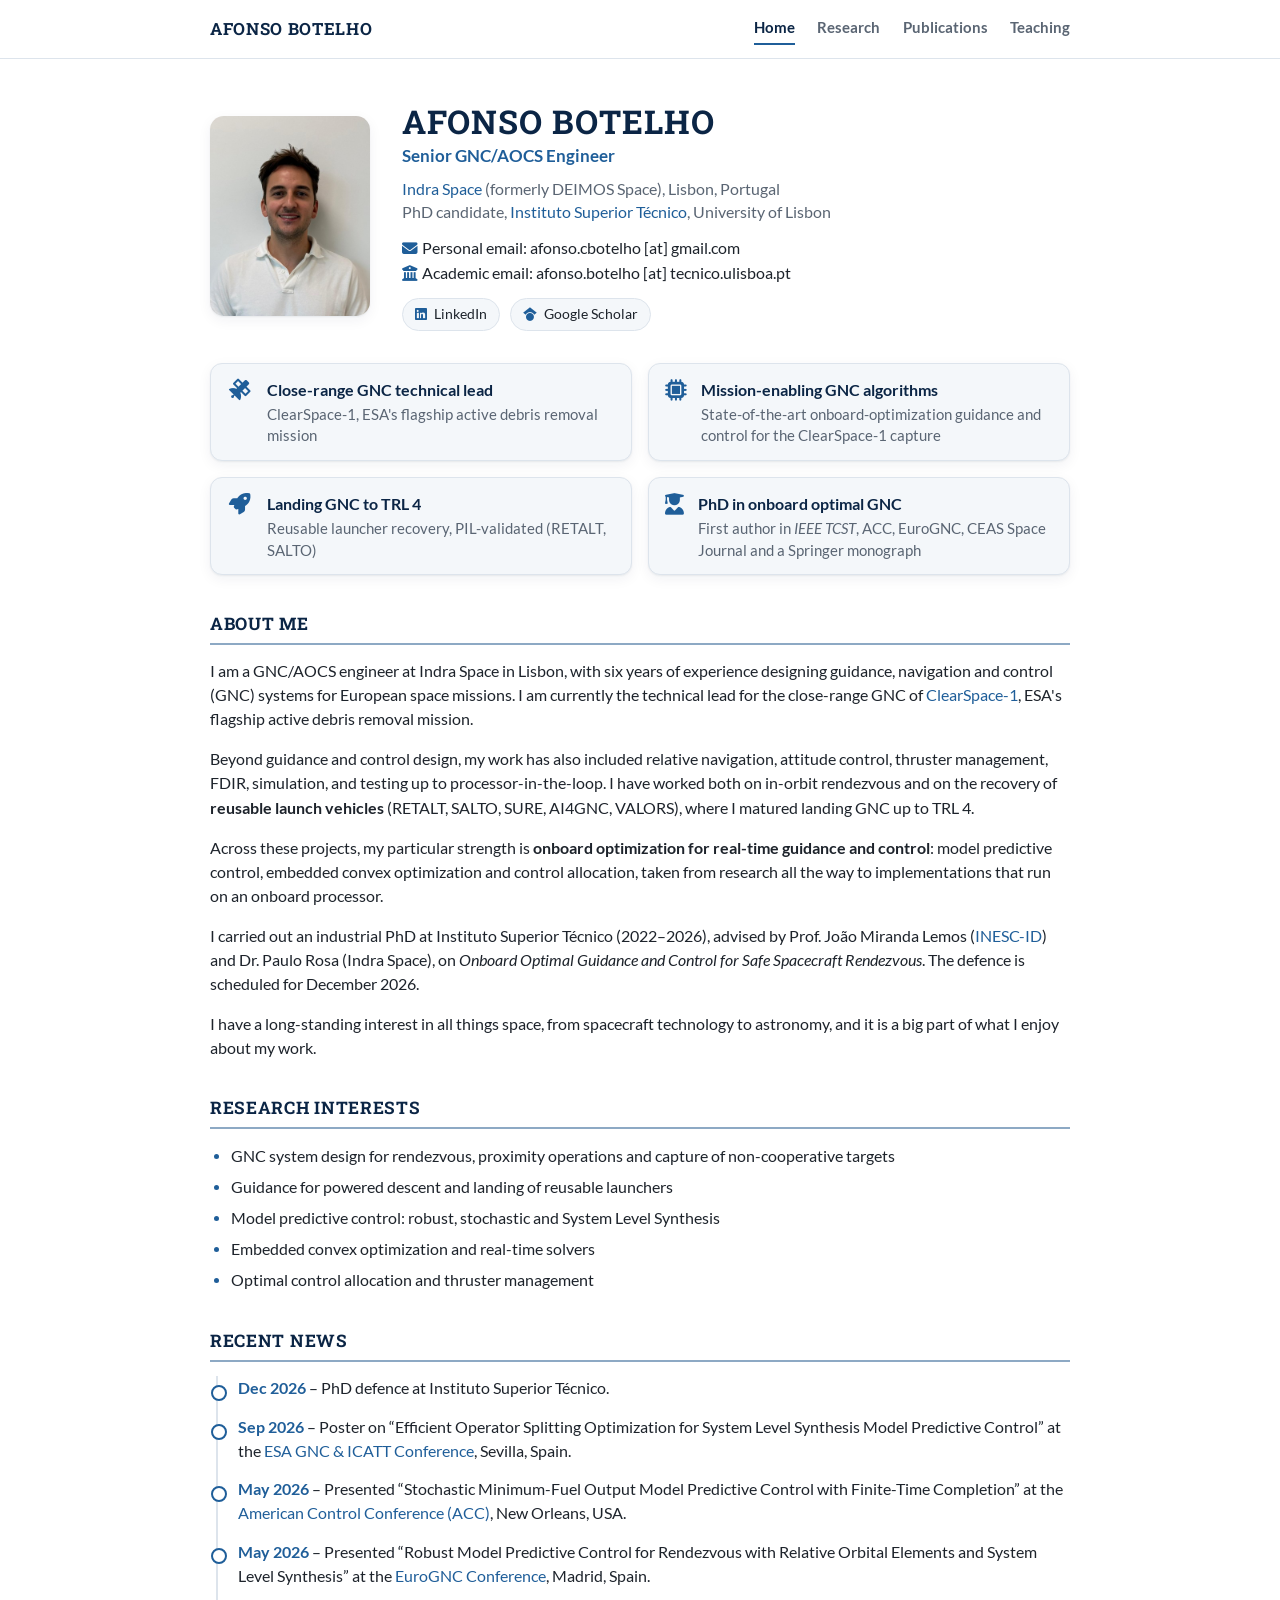
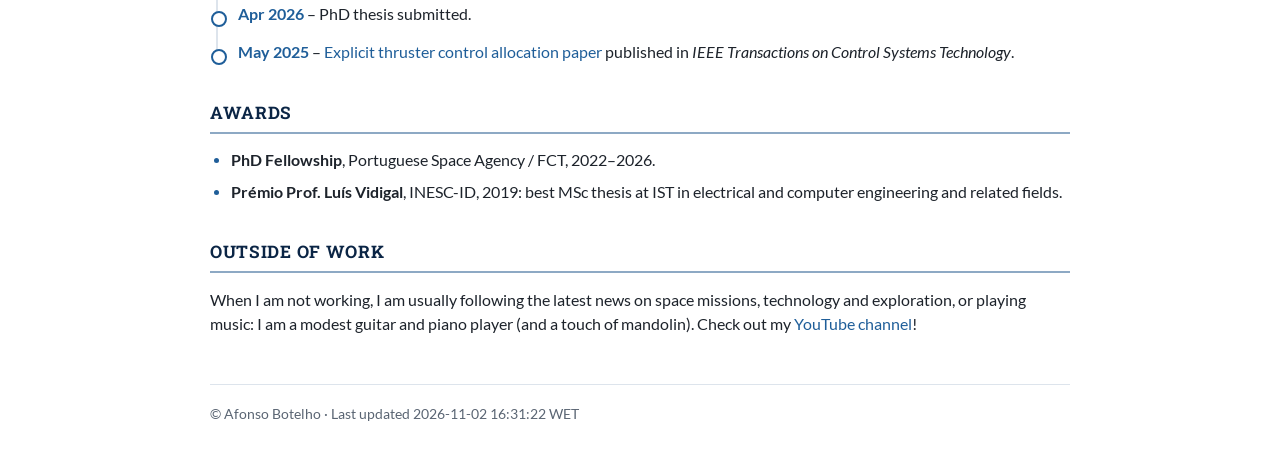
<file: index.html>
<!DOCTYPE html>
<html lang="en">
<head>
<meta charset="utf-8" />
<meta name="viewport" content="width=device-width, initial-scale=1" />
<meta name="generator" content="jemdoc, see http://jemdoc.jaboc.net/" />
<meta name="description" content="Afonso Botelho: Senior GNC/AOCS engineer working on spacecraft and launcher guidance, navigation and control." />
<link rel="stylesheet" href="assets/fontawesome/css/all.min.css" />
<link rel="stylesheet" href="style.css" />
<title>Afonso Botelho</title>
</head>
<body>
<header id="topbar"><div class="topbar-inner">
<a class="brand" href="index.html">Afonso Botelho</a><nav class="nav">
<a class="nav-item current" href="index.html">Home</a>
<a class="nav-item" href="research.html">Research</a>
<a class="nav-item" href="publications.html">Publications</a>
<a class="nav-item" href="teaching.html">Teaching</a>
</nav></div></header>
<main id="layout-content">
<section class="hero">
  <img class="hero-photo" src="photo.jpg" alt="Photo of Afonso Botelho" />
  <div class="hero-text">
    <h1 class="hero-name">Afonso Botelho</h1>
    <p class="hero-tagline">Senior GNC/AOCS Engineer</p>
    <p class="hero-affil">
      <a href="https://www.indracompany.com">Indra Space</a> (formerly DEIMOS Space), Lisbon, Portugal<br />
      PhD candidate, <a href="https://tecnico.ulisboa.pt">Instituto Superior Técnico</a>, University of Lisbon
    </p>
    <p class="hero-contact">
      <i class="fa-solid fa-envelope"></i>Personal email: afonso.cbotelho [at] gmail.com<br />
      <i class="fa-solid fa-building-columns"></i>Academic email: afonso.botelho [at] tecnico.ulisboa.pt
    </p>
    <ul class="hero-links">
      <li><a href="https://linkedin.com/in/afonso-botelho"><i class="fa-brands fa-linkedin"></i>LinkedIn</a></li>
      <li><a href="https://scholar.google.com/citations?user=kzSVtfQAAAAJ"><i class="fa-brands fa-google-scholar"></i>Google Scholar</a></li>
    </ul>
  </div>
</section>

<div class="highlights">
  <div class="card"><i class="fa-solid fa-satellite"></i><div>
    <p class="card-title">Close-range GNC technical lead</p>
    <p class="card-text">ClearSpace-1, ESA's flagship active debris removal mission</p></div></div>
  <div class="card"><i class="fa-solid fa-microchip"></i><div>
    <p class="card-title">Mission-enabling GNC algorithms</p>
    <p class="card-text">State-of-the-art onboard-optimization guidance and control for the ClearSpace-1 capture</p></div></div>
  <div class="card"><i class="fa-solid fa-rocket"></i><div>
    <p class="card-title">Landing GNC to TRL 4</p>
    <p class="card-text">Reusable launcher recovery, PIL-validated (RETALT, SALTO)</p></div></div>
  <div class="card"><i class="fa-solid fa-user-graduate"></i><div>
    <p class="card-title">PhD in onboard optimal GNC</p>
    <p class="card-text">First author in <em>IEEE TCST</em>, ACC, EuroGNC, CEAS Space Journal and a Springer monograph</p></div></div>
</div>
<h2>About me</h2>
<p>I am a GNC/AOCS engineer at Indra Space in Lisbon, with six years of experience
designing guidance, navigation and control (GNC) systems for European space missions.
I am currently the technical lead for the close-range GNC of
<a href="https://www.esa.int/Space_Safety/ClearSpace-1">ClearSpace-1</a>, ESA's flagship active
debris removal mission.</p>
<p>Beyond guidance and control design, my work has also included relative navigation,
attitude control, thruster management, FDIR, simulation, and testing up to
processor-in-the-loop. I have worked both on in-orbit rendezvous and on the recovery of
<b>reusable launch vehicles</b> (RETALT, SALTO, SURE, AI4GNC, VALORS), where I matured landing
GNC up to TRL 4.</p>
<p>Across these projects, my particular strength is <b>onboard optimization for real-time guidance and
control</b>: model predictive control, embedded convex optimization and control allocation,
taken from research all the way to implementations that run on an onboard processor.</p>
<p>I carried out an industrial PhD at Instituto Superior Técnico (2022&ndash;2026), advised by
Prof. João Miranda Lemos (<a href="https://www.inesc-id.pt">INESC-ID</a>) and Dr. Paulo Rosa
(Indra Space), on <i>Onboard Optimal Guidance and Control for Safe Spacecraft
Rendezvous</i>. The defence is scheduled for December 2026.</p>
<p>I have a long-standing interest in all things space, from spacecraft technology to
astronomy, and it is a big part of what I enjoy about my work.</p>
<h2>Research interests</h2>
<ul>
<li><p>GNC system design for rendezvous, proximity operations and capture of non-cooperative targets</p>
</li>
<li><p>Guidance for powered descent and landing of reusable launchers</p>
</li>
<li><p>Model predictive control: robust, stochastic and System Level Synthesis</p>
</li>
<li><p>Embedded convex optimization and real-time solvers</p>
</li>
<li><p>Optimal control allocation and thruster management</p>
</li>
</ul>
<h2>Recent News</h2>
<div class="news">
<ul>
<li><p><b>Dec 2026</b> &ndash; PhD defence at Instituto Superior Técnico.</p>
</li>
<li><p><b>Sep 2026</b> &ndash; Poster on &ldquo;Efficient Operator Splitting Optimization for System Level
Synthesis Model Predictive Control&rdquo; at the <a href="publications.html">ESA GNC &amp; ICATT Conference</a>,
Sevilla, Spain.</p>
</li>
<li><p><b>May 2026</b> &ndash; Presented &ldquo;Stochastic Minimum-Fuel Output Model Predictive Control with
Finite-Time Completion&rdquo; at the <a href="publications.html">American Control Conference (ACC)</a>,
New Orleans, USA.</p>
</li>
<li><p><b>May 2026</b> &ndash; Presented &ldquo;Robust Model Predictive Control for Rendezvous with Relative
Orbital Elements and System Level Synthesis&rdquo; at the <a href="publications.html">EuroGNC Conference</a>,
Madrid, Spain.</p>
</li>
<li><p><b>Apr 2026</b> &ndash; PhD thesis submitted.</p>
</li>
<li><p><b>May 2025</b> &ndash; <a href="https://doi.org/10.1109/TCST.2024.3511266">Explicit thruster control allocation paper</a> published in <i>IEEE Transactions on Control Systems Technology</i>.</p>
</li>
</ul>
</div>
<h2>Awards</h2>
<ul>
<li><p><b>PhD Fellowship</b>, Portuguese Space Agency / FCT, 2022&ndash;2026.</p>
</li>
<li><p><b>Prémio Prof. Luís Vidigal</b>, INESC-ID, 2019: best MSc thesis at IST in electrical and
computer engineering and related fields.</p>
</li>
</ul>
<h2>Outside of work</h2>
<p>When I am not working, I am usually following the latest news on space missions,
technology and exploration, or playing music: I am a modest guitar and piano player (and
a touch of mandolin). Check out my <a href="https://www.youtube.com/@43afonso">YouTube channel</a>!</p>
<footer id="footer">
© Afonso Botelho · Last updated 2026-11-02 16:31:22 WET
</footer>
</main>
</body>
</html>
</file>
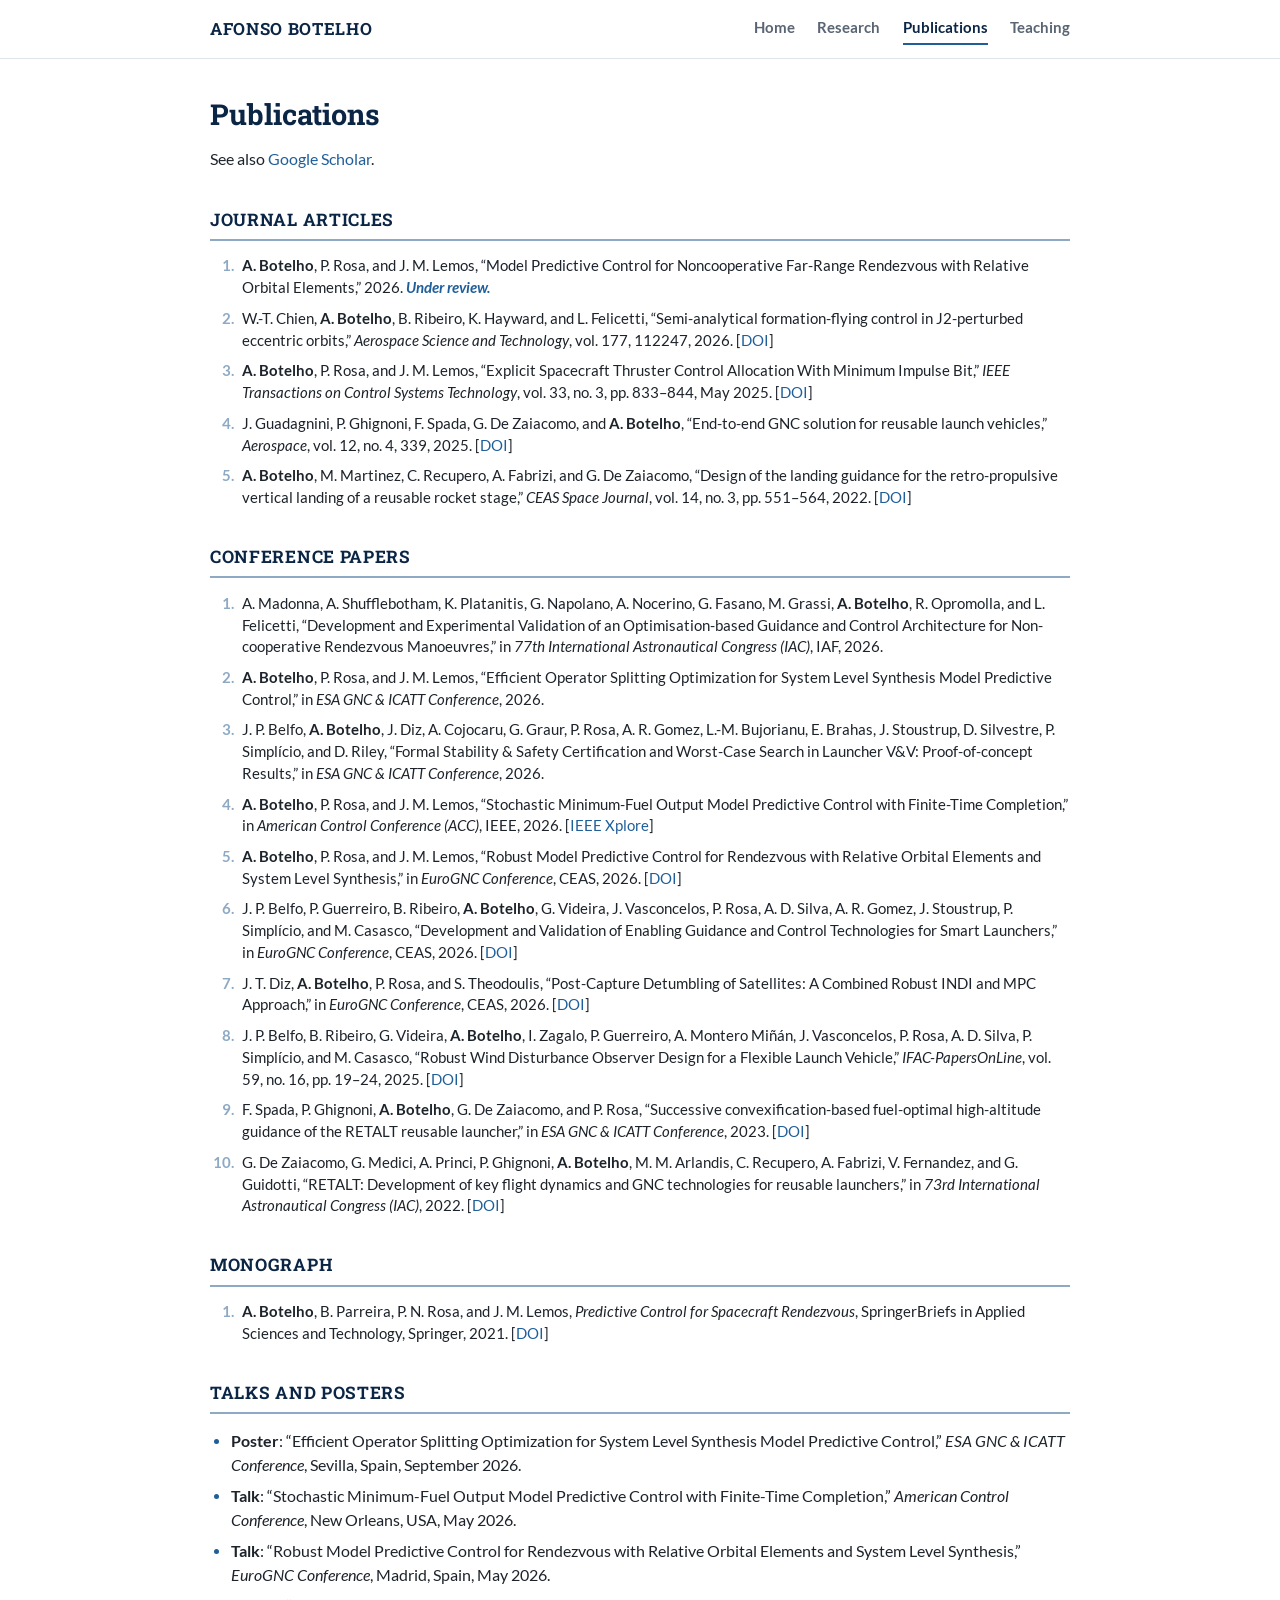
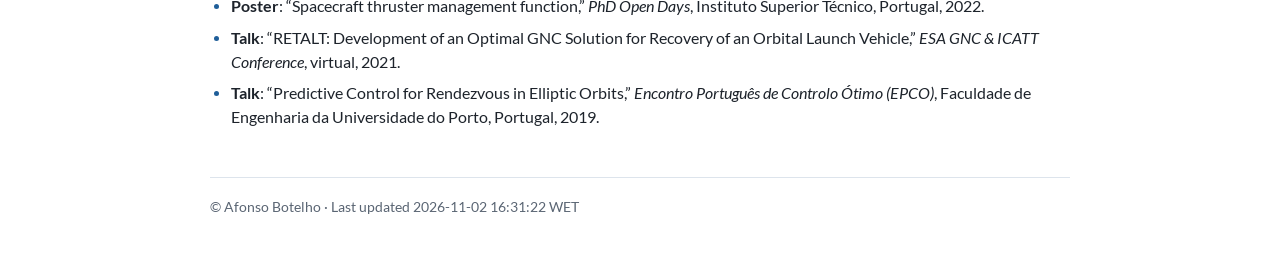
<file: publications.html>
<!DOCTYPE html>
<html lang="en">
<head>
<meta charset="utf-8" />
<meta name="viewport" content="width=device-width, initial-scale=1" />
<meta name="generator" content="jemdoc, see http://jemdoc.jaboc.net/" />
<meta name="description" content="Afonso Botelho: Senior GNC/AOCS engineer working on spacecraft and launcher guidance, navigation and control." />
<link rel="stylesheet" href="assets/fontawesome/css/all.min.css" />
<link rel="stylesheet" href="style.css" />
<title>Afonso Botelho</title>
</head>
<body>
<header id="topbar"><div class="topbar-inner">
<a class="brand" href="index.html">Afonso Botelho</a><nav class="nav">
<a class="nav-item" href="index.html">Home</a>
<a class="nav-item" href="research.html">Research</a>
<a class="nav-item current" href="publications.html">Publications</a>
<a class="nav-item" href="teaching.html">Teaching</a>
</nav></div></header>
<main id="layout-content">
<div id="toptitle">
<h1>Publications</h1>
</div>
<p>See also <a href="https://scholar.google.com/citations?user=kzSVtfQAAAAJ">Google Scholar</a>.</p>
<h2>Journal articles</h2>
<ol>
<li><p><b>A. Botelho</b>, P. Rosa, and J. M. Lemos,
&ldquo;Model Predictive Control for Noncooperative Far-Range Rendezvous with Relative Orbital Elements,&rdquo;
2026. <span class="tag">Under review.</span></p>
</li>
<li><p>W.-T. Chien, <b>A. Botelho</b>, B. Ribeiro, K. Hayward, and L. Felicetti,
&ldquo;Semi-analytical formation-flying control in J2-perturbed eccentric orbits,&rdquo;
<i>Aerospace Science and Technology</i>, vol. 177, 112247, 2026.
[<a href="https://doi.org/10.1016/j.ast.2026.112247">DOI</a>]</p>
</li>
<li><p><b>A. Botelho</b>, P. Rosa, and J. M. Lemos,
&ldquo;Explicit Spacecraft Thruster Control Allocation With Minimum Impulse Bit,&rdquo;
<i>IEEE Transactions on Control Systems Technology</i>, vol. 33, no. 3, pp. 833&ndash;844, May 2025.
[<a href="https://doi.org/10.1109/TCST.2024.3511266">DOI</a>]</p>
</li>
<li><p>J. Guadagnini, P. Ghignoni, F. Spada, G. De Zaiacomo, and <b>A. Botelho</b>,
&ldquo;End-to-end GNC solution for reusable launch vehicles,&rdquo;
<i>Aerospace</i>, vol. 12, no. 4, 339, 2025.
[<a href="https://doi.org/10.3390/aerospace12040339">DOI</a>]</p>
</li>
<li><p><b>A. Botelho</b>, M. Martinez, C. Recupero, A. Fabrizi, and G. De Zaiacomo,
&ldquo;Design of the landing guidance for the retro-propulsive vertical landing of a reusable rocket stage,&rdquo;
<i>CEAS Space Journal</i>, vol. 14, no. 3, pp. 551&ndash;564, 2022.
[<a href="https://doi.org/10.1007/s12567-022-00423-6">DOI</a>]</p>
</li>
</ol>
<h2>Conference papers</h2>
<ol>
<li><p>A. Madonna, A. Shufflebotham, K. Platanitis, G. Napolano, A. Nocerino, G. Fasano,
M. Grassi, <b>A. Botelho</b>, R. Opromolla, and L. Felicetti,
&ldquo;Development and Experimental Validation of an Optimisation-based Guidance and Control
Architecture for Non-cooperative Rendezvous Manoeuvres,&rdquo;
in <i>77th International Astronautical Congress (IAC)</i>, IAF, 2026.</p>
</li>
<li><p><b>A. Botelho</b>, P. Rosa, and J. M. Lemos,
&ldquo;Efficient Operator Splitting Optimization for System Level Synthesis Model Predictive Control,&rdquo;
in <i>ESA GNC &amp; ICATT Conference</i>, 2026.</p>
</li>
<li><p>J. P. Belfo, <b>A. Botelho</b>, J. Diz, A. Cojocaru, G. Graur, P. Rosa, A. R. Gomez,
L.-M. Bujorianu, E. Brahas, J. Stoustrup, D. Silvestre, P. Simplício, and D. Riley,
&ldquo;Formal Stability &amp; Safety Certification and Worst-Case Search in Launcher V&amp;V:
Proof-of-concept Results,&rdquo;
in <i>ESA GNC &amp; ICATT Conference</i>, 2026.</p>
</li>
<li><p><b>A. Botelho</b>, P. Rosa, and J. M. Lemos,
&ldquo;Stochastic Minimum-Fuel Output Model Predictive Control with Finite-Time Completion,&rdquo;
in <i>American Control Conference (ACC)</i>, IEEE, 2026.
[<a href="https://ieeexplore.ieee.org/document/11615905">IEEE Xplore</a>]</p>
</li>
<li><p><b>A. Botelho</b>, P. Rosa, and J. M. Lemos,
&ldquo;Robust Model Predictive Control for Rendezvous with Relative Orbital Elements and System Level Synthesis,&rdquo;
in <i>EuroGNC Conference</i>, CEAS, 2026.
[<a href="https://doi.org/10.82124/CEAS-GNC-2026-069">DOI</a>]</p>
</li>
<li><p>J. P. Belfo, P. Guerreiro, B. Ribeiro, <b>A. Botelho</b>, G. Videira, J. Vasconcelos,
P. Rosa, A. D. Silva, A. R. Gomez, J. Stoustrup, P. Simplício, and M. Casasco,
&ldquo;Development and Validation of Enabling Guidance and Control Technologies for Smart Launchers,&rdquo;
in <i>EuroGNC Conference</i>, CEAS, 2026.
[<a href="https://doi.org/10.82124/CEAS-GNC-2026-047">DOI</a>]</p>
</li>
<li><p>J. T. Diz, <b>A. Botelho</b>, P. Rosa, and S. Theodoulis,
&ldquo;Post-Capture Detumbling of Satellites: A Combined Robust INDI and MPC Approach,&rdquo;
in <i>EuroGNC Conference</i>, CEAS, 2026.
[<a href="https://doi.org/10.82124/CEAS-GNC-2026-068">DOI</a>]</p>
</li>
<li><p>J. P. Belfo, B. Ribeiro, G. Videira, <b>A. Botelho</b>, I. Zagalo, P. Guerreiro,
A. Montero Miñán, J. Vasconcelos, P. Rosa, A. D. Silva, P. Simplício, and M. Casasco,
&ldquo;Robust Wind Disturbance Observer Design for a Flexible Launch Vehicle,&rdquo;
<i>IFAC-PapersOnLine</i>, vol. 59, no. 16, pp. 19&ndash;24, 2025.
[<a href="https://doi.org/10.1016/j.ifacol.2025.10.073">DOI</a>]</p>
</li>
<li><p>F. Spada, P. Ghignoni, <b>A. Botelho</b>, G. De Zaiacomo, and P. Rosa,
&ldquo;Successive convexification-based fuel-optimal high-altitude guidance of the RETALT
reusable launcher,&rdquo;
in <i>ESA GNC &amp; ICATT Conference</i>, 2023.
[<a href="https://doi.org/10.5270/esa-gnc-icatt-2023-161">DOI</a>]</p>
</li>
<li><p>G. De Zaiacomo, G. Medici, A. Princi, P. Ghignoni, <b>A. Botelho</b>, M. M. Arlandis,
C. Recupero, A. Fabrizi, V. Fernandez, and G. Guidotti,
&ldquo;RETALT: Development of key flight dynamics and GNC technologies for reusable launchers,&rdquo;
in <i>73rd International Astronautical Congress (IAC)</i>, 2022.
[<a href="https://doi.org/10.5281/zenodo.7064630">DOI</a>]</p>
</li>
</ol>
<h2>Monograph</h2>
<ol>
<li><p><b>A. Botelho</b>, B. Parreira, P. N. Rosa, and J. M. Lemos,
<i>Predictive Control for Spacecraft Rendezvous</i>, SpringerBriefs in Applied Sciences and
Technology, Springer, 2021.
[<a href="https://doi.org/10.1007/978-3-030-75696-3">DOI</a>]</p>
</li>
</ol>
<h2>Talks and posters</h2>
<ul>
<li><p><b>Poster</b>: &ldquo;Efficient Operator Splitting Optimization for System Level Synthesis Model
Predictive Control,&rdquo; <i>ESA GNC &amp; ICATT Conference</i>, Sevilla, Spain, September 2026.</p>
</li>
<li><p><b>Talk</b>: &ldquo;Stochastic Minimum-Fuel Output Model Predictive Control with Finite-Time
Completion,&rdquo; <i>American Control Conference</i>, New Orleans, USA, May 2026.</p>
</li>
<li><p><b>Talk</b>: &ldquo;Robust Model Predictive Control for Rendezvous with Relative Orbital Elements
and System Level Synthesis,&rdquo; <i>EuroGNC Conference</i>, Madrid, Spain, May 2026.</p>
</li>
<li><p><b>Poster</b>: &ldquo;Spacecraft thruster management function,&rdquo; <i>PhD Open Days</i>, Instituto
Superior Técnico, Portugal, 2022.</p>
</li>
<li><p><b>Talk</b>: &ldquo;RETALT: Development of an Optimal GNC Solution for Recovery of an Orbital
Launch Vehicle,&rdquo; <i>ESA GNC &amp; ICATT Conference</i>, virtual, 2021.</p>
</li>
<li><p><b>Talk</b>: &ldquo;Predictive Control for Rendezvous in Elliptic Orbits,&rdquo; <i>Encontro Português de
Controlo Ótimo (EPCO)</i>, Faculdade de Engenharia da Universidade do Porto, Portugal, 2019.</p>
</li>
</ul>
<footer id="footer">
© Afonso Botelho · Last updated 2026-11-02 16:31:22 WET
</footer>
</main>
</body>
</html>
</file>
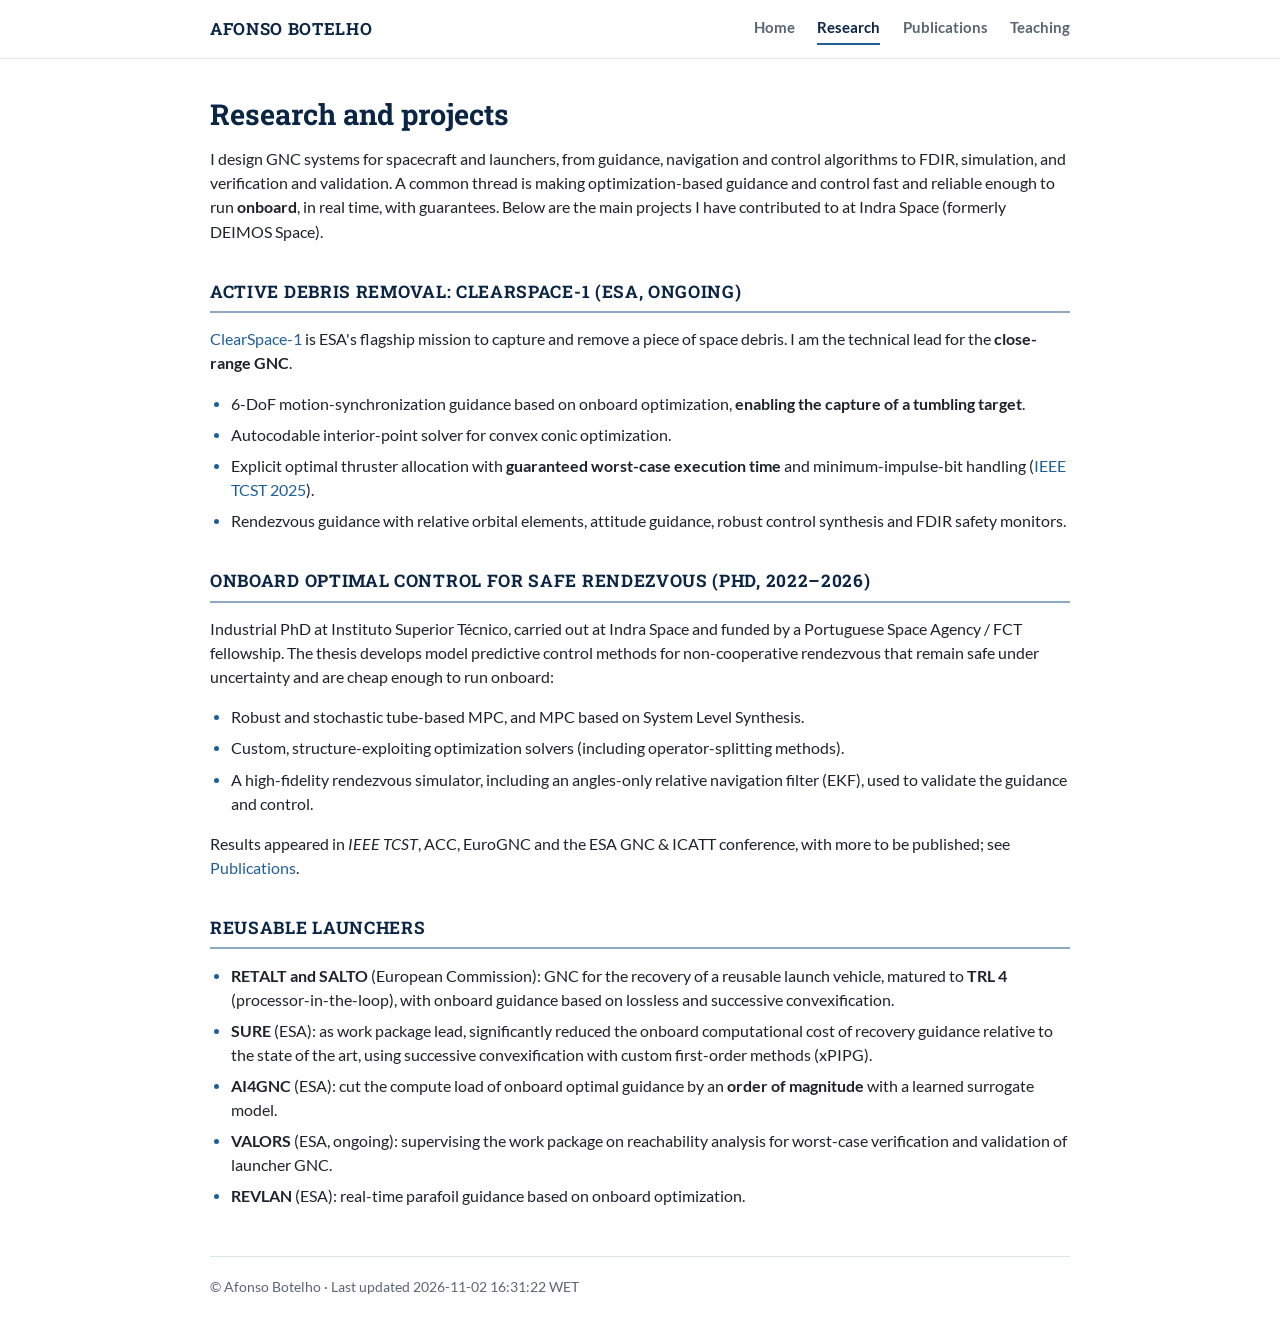
<file: research.html>
<!DOCTYPE html>
<html lang="en">
<head>
<meta charset="utf-8" />
<meta name="viewport" content="width=device-width, initial-scale=1" />
<meta name="generator" content="jemdoc, see http://jemdoc.jaboc.net/" />
<meta name="description" content="Afonso Botelho: Senior GNC/AOCS engineer working on spacecraft and launcher guidance, navigation and control." />
<link rel="stylesheet" href="assets/fontawesome/css/all.min.css" />
<link rel="stylesheet" href="style.css" />
<title>Afonso Botelho</title>
</head>
<body>
<header id="topbar"><div class="topbar-inner">
<a class="brand" href="index.html">Afonso Botelho</a><nav class="nav">
<a class="nav-item" href="index.html">Home</a>
<a class="nav-item current" href="research.html">Research</a>
<a class="nav-item" href="publications.html">Publications</a>
<a class="nav-item" href="teaching.html">Teaching</a>
</nav></div></header>
<main id="layout-content">
<div id="toptitle">
<h1>Research and projects</h1>
</div>
<p>I design GNC systems for spacecraft and launchers, from guidance, navigation and control
algorithms to FDIR, simulation, and verification and validation. A common thread is making
optimization-based guidance and control fast and reliable enough to run <b>onboard</b>, in
real time, with guarantees. Below are the main projects I have contributed to at Indra
Space (formerly DEIMOS Space).</p>
<h2>Active debris removal: ClearSpace-1 (ESA, ongoing)</h2>
<p><a href="https://www.esa.int/Space_Safety/ClearSpace-1">ClearSpace-1</a> is ESA's flagship mission
to capture and remove a piece of space debris. I am the technical lead for the
<b>close-range GNC</b>.</p>
<ul>
<li><p>6-DoF motion-synchronization guidance based on onboard optimization, <b>enabling the
capture of a tumbling target</b>.</p>
</li>
<li><p>Autocodable interior-point solver for convex conic optimization.</p>
</li>
<li><p>Explicit optimal thruster allocation with <b>guaranteed worst-case execution time</b> and
minimum-impulse-bit handling (<a href="publications.html">IEEE TCST 2025</a>).</p>
</li>
<li><p>Rendezvous guidance with relative orbital elements, attitude guidance, robust control
synthesis and FDIR safety monitors.</p>
</li>
</ul>
<h2>Onboard optimal control for safe rendezvous (PhD, 2022&ndash;2026)</h2>
<p>Industrial PhD at Instituto Superior Técnico, carried out at Indra Space and funded by a
Portuguese Space Agency / FCT fellowship. The thesis develops model predictive control
methods for non-cooperative rendezvous that remain safe under uncertainty and are cheap
enough to run onboard:</p>
<ul>
<li><p>Robust and stochastic tube-based MPC, and MPC based on System Level Synthesis.</p>
</li>
<li><p>Custom, structure-exploiting optimization solvers (including operator-splitting methods).</p>
</li>
<li><p>A high-fidelity rendezvous simulator, including an angles-only relative navigation
filter (EKF), used to validate the guidance and control.</p>
</li>
</ul>
<p>Results appeared in <i>IEEE TCST</i>, ACC, EuroGNC and the ESA GNC &amp; ICATT conference, with
more to be published; see
<a href="publications.html">Publications</a>.</p>
<h2>Reusable launchers</h2>
<ul>
<li><p><b>RETALT and SALTO</b> (European Commission): GNC for the recovery of a reusable launch
vehicle, matured to <b>TRL 4</b> (processor-in-the-loop), with onboard guidance based on
lossless and successive convexification.</p>
</li>
<li><p><b>SURE</b> (ESA): as work package lead, significantly reduced the onboard computational
cost of recovery guidance relative to the state of the art, using successive
convexification with custom first-order methods (xPIPG).</p>
</li>
<li><p><b>AI4GNC</b> (ESA): cut the compute load of onboard optimal guidance by an <b>order of
magnitude</b> with a learned surrogate model.</p>
</li>
<li><p><b>VALORS</b> (ESA, ongoing): supervising the work package on reachability analysis for
worst-case verification and validation of launcher GNC.</p>
</li>
<li><p><b>REVLAN</b> (ESA): real-time parafoil guidance based on onboard optimization.</p>
</li>
</ul>
<footer id="footer">
© Afonso Botelho · Last updated 2026-11-02 16:31:22 WET
</footer>
</main>
</body>
</html>
</file>
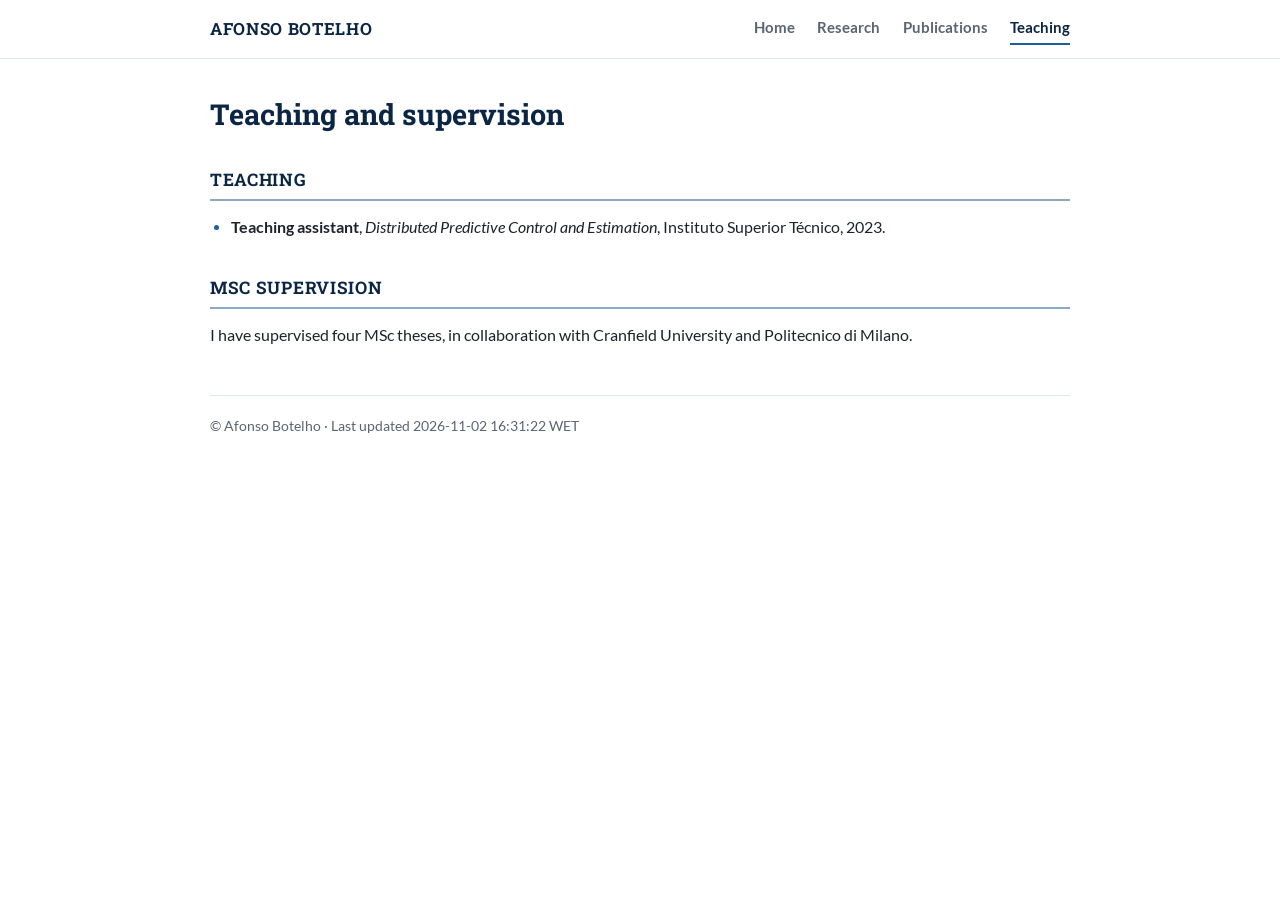
<file: teaching.html>
<!DOCTYPE html>
<html lang="en">
<head>
<meta charset="utf-8" />
<meta name="viewport" content="width=device-width, initial-scale=1" />
<meta name="generator" content="jemdoc, see http://jemdoc.jaboc.net/" />
<meta name="description" content="Afonso Botelho: Senior GNC/AOCS engineer working on spacecraft and launcher guidance, navigation and control." />
<link rel="stylesheet" href="assets/fontawesome/css/all.min.css" />
<link rel="stylesheet" href="style.css" />
<title>Afonso Botelho</title>
</head>
<body>
<header id="topbar"><div class="topbar-inner">
<a class="brand" href="index.html">Afonso Botelho</a><nav class="nav">
<a class="nav-item" href="index.html">Home</a>
<a class="nav-item" href="research.html">Research</a>
<a class="nav-item" href="publications.html">Publications</a>
<a class="nav-item current" href="teaching.html">Teaching</a>
</nav></div></header>
<main id="layout-content">
<div id="toptitle">
<h1>Teaching and supervision</h1>
</div>
<h2>Teaching</h2>
<ul>
<li><p><b>Teaching assistant</b>, <i>Distributed Predictive Control and Estimation</i>, Instituto
Superior Técnico, 2023.</p>
</li>
</ul>
<h2>MSc supervision</h2>
<p>I have supervised four MSc theses, in collaboration with Cranfield University and
Politecnico di Milano.</p>
<footer id="footer">
© Afonso Botelho · Last updated 2026-11-02 16:31:22 WET
</footer>
</main>
</body>
</html>
</file>
<file: style.css>
/* Afonso Botelho: personal website stylesheet.
   Same visual language as the CV: deep navy + steel blue, Roboto Slab headings, Lato text. */

/* Fonts are bundled in assets/fonts (no external requests) */
@font-face { font-family: "Lato"; font-weight: 400; font-style: normal; font-display: swap; src: url("assets/fonts/lato-latin-400-normal.woff2") format("woff2"); }
@font-face { font-family: "Lato"; font-weight: 400; font-style: italic; font-display: swap; src: url("assets/fonts/lato-latin-400-italic.woff2") format("woff2"); }
@font-face { font-family: "Lato"; font-weight: 700; font-style: normal; font-display: swap; src: url("assets/fonts/lato-latin-700-normal.woff2") format("woff2"); }
@font-face { font-family: "Lato"; font-weight: 700; font-style: italic; font-display: swap; src: url("assets/fonts/lato-latin-700-italic.woff2") format("woff2"); }
@font-face { font-family: "Roboto Slab"; font-weight: 500; font-style: normal; font-display: swap; src: url("assets/fonts/roboto-slab-latin-500-normal.woff2") format("woff2"); }
@font-face { font-family: "Roboto Slab"; font-weight: 700; font-style: normal; font-display: swap; src: url("assets/fonts/roboto-slab-latin-700-normal.woff2") format("woff2"); }

:root {
  --navy: #0B2545;
  --accent: #1F5E99;
  --steel: #8DA9C4;
  --ink: #1d232b;
  --muted: #5a6573;
  --bg: #ffffff;
  --surface: #f4f7fa;
  --border: #dde4ec;
  --shadow: 0 1px 2px rgba(11, 37, 69, .06), 0 4px 14px rgba(11, 37, 69, .06);
}
@media (prefers-color-scheme: dark) {
  :root:not([data-theme="light"]) {
    --navy: #dbe7f5;
    --accent: #7fb2e5;
    --steel: #4c6a8a;
    --ink: #e3e8ee;
    --muted: #9aa7b6;
    --bg: #0e1620;
    --surface: #152230;
    --border: #243446;
    --shadow: none;
    color-scheme: dark;
  }
}
:root[data-theme="dark"] {
  --navy: #dbe7f5;
  --accent: #7fb2e5;
  --steel: #4c6a8a;
  --ink: #e3e8ee;
  --muted: #9aa7b6;
  --bg: #0e1620;
  --surface: #152230;
  --border: #243446;
  --shadow: none;
  color-scheme: dark;
}

* { box-sizing: border-box; }
html { -webkit-text-size-adjust: 100%; }
body {
  margin: 0;
  background: var(--bg);
  color: var(--ink);
  font-family: "Lato", "Helvetica Neue", Arial, sans-serif;
  font-size: 15.5px;
  line-height: 1.55;
}
a { color: var(--accent); text-decoration: none; }
a:hover { text-decoration: underline; text-underline-offset: 3px; }
b, strong { font-weight: 700; }

/* ---------- Top bar ---------- */
#topbar {
  position: sticky; top: env(safe-area-inset-top, 0px); z-index: 10;
  background: color-mix(in srgb, var(--bg) 92%, transparent);
  backdrop-filter: blur(8px);
  border-bottom: 1px solid var(--border);
}
.topbar-inner {
  max-width: 900px; margin: 0 auto; padding-block: 0.8rem;
  padding-left: max(1.25rem, env(safe-area-inset-left, 0px)); padding-right: max(1.25rem, env(safe-area-inset-right, 0px));
  display: flex; align-items: center; justify-content: space-between; gap: 1rem; flex-wrap: wrap;
}
.brand {
  font-family: "Roboto Slab", Georgia, serif; font-weight: 700;
  text-transform: uppercase; letter-spacing: .04em; font-size: 1.05rem;
  color: var(--navy);
}
.brand:hover { text-decoration: none; }
.nav { display: flex; gap: 1.4rem; flex-wrap: wrap; }
.nav-item { color: var(--muted); font-weight: 700; font-size: .95rem; padding: .2rem 0; border-bottom: 2px solid transparent; }
.nav-item:hover { color: var(--accent); text-decoration: none; }
.nav-item.current { color: var(--navy); border-bottom-color: var(--accent); }

/* ---------- Main column ---------- */
#layout-content { max-width: 900px; margin: 0 auto; padding-block: 2.2rem 1rem;
  padding-left: max(1.25rem, env(safe-area-inset-left, 0px)); padding-right: max(1.25rem, env(safe-area-inset-right, 0px)); }

#toptitle h1, h1 {
  font-family: "Roboto Slab", Georgia, serif; color: var(--navy);
  font-size: 1.8rem; line-height: 1.2; margin: .2rem 0 1rem;
}
h2 {
  font-family: "Roboto Slab", Georgia, serif; color: var(--navy);
  font-size: 1.08rem; text-transform: uppercase; letter-spacing: .04em;
  margin: 2.2rem 0 .9rem; padding-bottom: .35rem;
  border-bottom: 2px solid var(--steel);
}
h3 { color: var(--navy); font-size: 1.05rem; margin: 1.6rem 0 .5rem; }
p { margin: 0 0 1rem; }
ul, ol { padding-left: 1.3rem; margin: 0 0 1rem; }
li { margin-bottom: .45rem; }
li p { margin: 0; }
ul li::marker { color: var(--accent); }

/* ---------- Hero (home page) ---------- */
.hero { display: flex; gap: 2rem; align-items: center; margin: .5rem 0 2rem; }
.hero-photo {
  width: 160px; height: 200px; object-fit: cover; border-radius: 14px;
  box-shadow: var(--shadow); flex-shrink: 0;
}
.hero-name {
  font-family: "Roboto Slab", Georgia, serif; text-transform: uppercase; letter-spacing: .03em;
  font-size: 2.05rem; margin: 0 0 .15rem; color: var(--navy);
}
.hero-tagline { color: var(--accent); font-weight: 700; font-size: 1.08rem; margin: 0 0 .5rem; }
.hero-affil { color: var(--muted); margin: 0 0 .7rem; line-height: 1.5; }
.hero-contact { margin: 0 0 .8rem; line-height: 1.6; }
.hero-contact i { color: var(--accent); width: 1.3em; }
.hero-links { list-style: none; padding: 0; margin: 0; display: flex; flex-wrap: wrap; gap: .5rem .6rem; }
.hero-links li { margin: 0; }
.hero-links a {
  display: inline-flex; align-items: center; gap: .45rem;
  padding: .3rem .75rem; border: 1px solid var(--border); border-radius: 999px;
  font-size: .85rem; color: var(--ink); background: var(--surface);
}
.hero-links a:hover { border-color: var(--accent); color: var(--accent); text-decoration: none; }
.hero-links i { color: var(--accent); }

/* ---------- Highlight cards ---------- */
.highlights { display: grid; grid-template-columns: repeat(2, minmax(0, 1fr)); gap: 1rem; margin: 0 0 1rem; }
.card {
  display: flex; gap: .9rem; align-items: flex-start;
  background: var(--surface); border: 1px solid var(--border); border-radius: 12px;
  padding: .85rem 1rem; box-shadow: var(--shadow);
}

.card > i { font-size: 1.35rem; color: var(--accent); width: 1.8rem; text-align: center; margin-top: .15rem; }
.card-title { font-weight: 700; color: var(--navy); margin: 0 0 .15rem; }
.card-text { margin: 0; color: var(--muted); font-size: .92rem; line-height: 1.45; }

/* ---------- News timeline ---------- */
.news ul { list-style: none; padding-left: 0; border-left: 2px solid var(--border); margin-left: .4rem; }
.news li { position: relative; padding-left: 1.2rem; margin-bottom: .9rem; }
.news li::before {
  content: ""; position: absolute; left: -7px; top: .55rem;
  width: 12px; height: 12px; border-radius: 50%;
  background: var(--bg); border: 2px solid var(--accent);
}
.news li b:first-child { color: var(--accent); }

/* ---------- Publications (compact numbered list) ---------- */
ol { padding-left: 0; list-style: none; counter-reset: pub; font-size: .94rem; line-height: 1.45; }
ol > li { counter-increment: pub; position: relative; padding-left: 2rem; margin-bottom: .55rem; }
ol > li::before {
  content: counter(pub) "."; position: absolute; left: 0; top: 0; width: 1.5rem; text-align: right;
  font-weight: 700; color: var(--steel);
}
.tag { color: var(--accent); font-style: italic; font-weight: 700; }

/* ---------- Footer ---------- */
#footer {
  margin-top: 3rem; padding: 1.2rem 0 1.5rem; border-top: 1px solid var(--border);
  color: var(--muted); font-size: .85rem;
}
#footer a { color: var(--muted); }

/* ---------- Phones ---------- */
@media (max-width: 640px) {
  body { font-size: 15px; }
  .hero { flex-direction: column; align-items: flex-start; gap: 1.2rem; }
  .hero-photo { width: 140px; height: 175px; }
  .hero-name { font-size: 1.7rem; }
  .highlights { grid-template-columns: 1fr; }
  .nav { gap: 1rem; }
}
</file>
